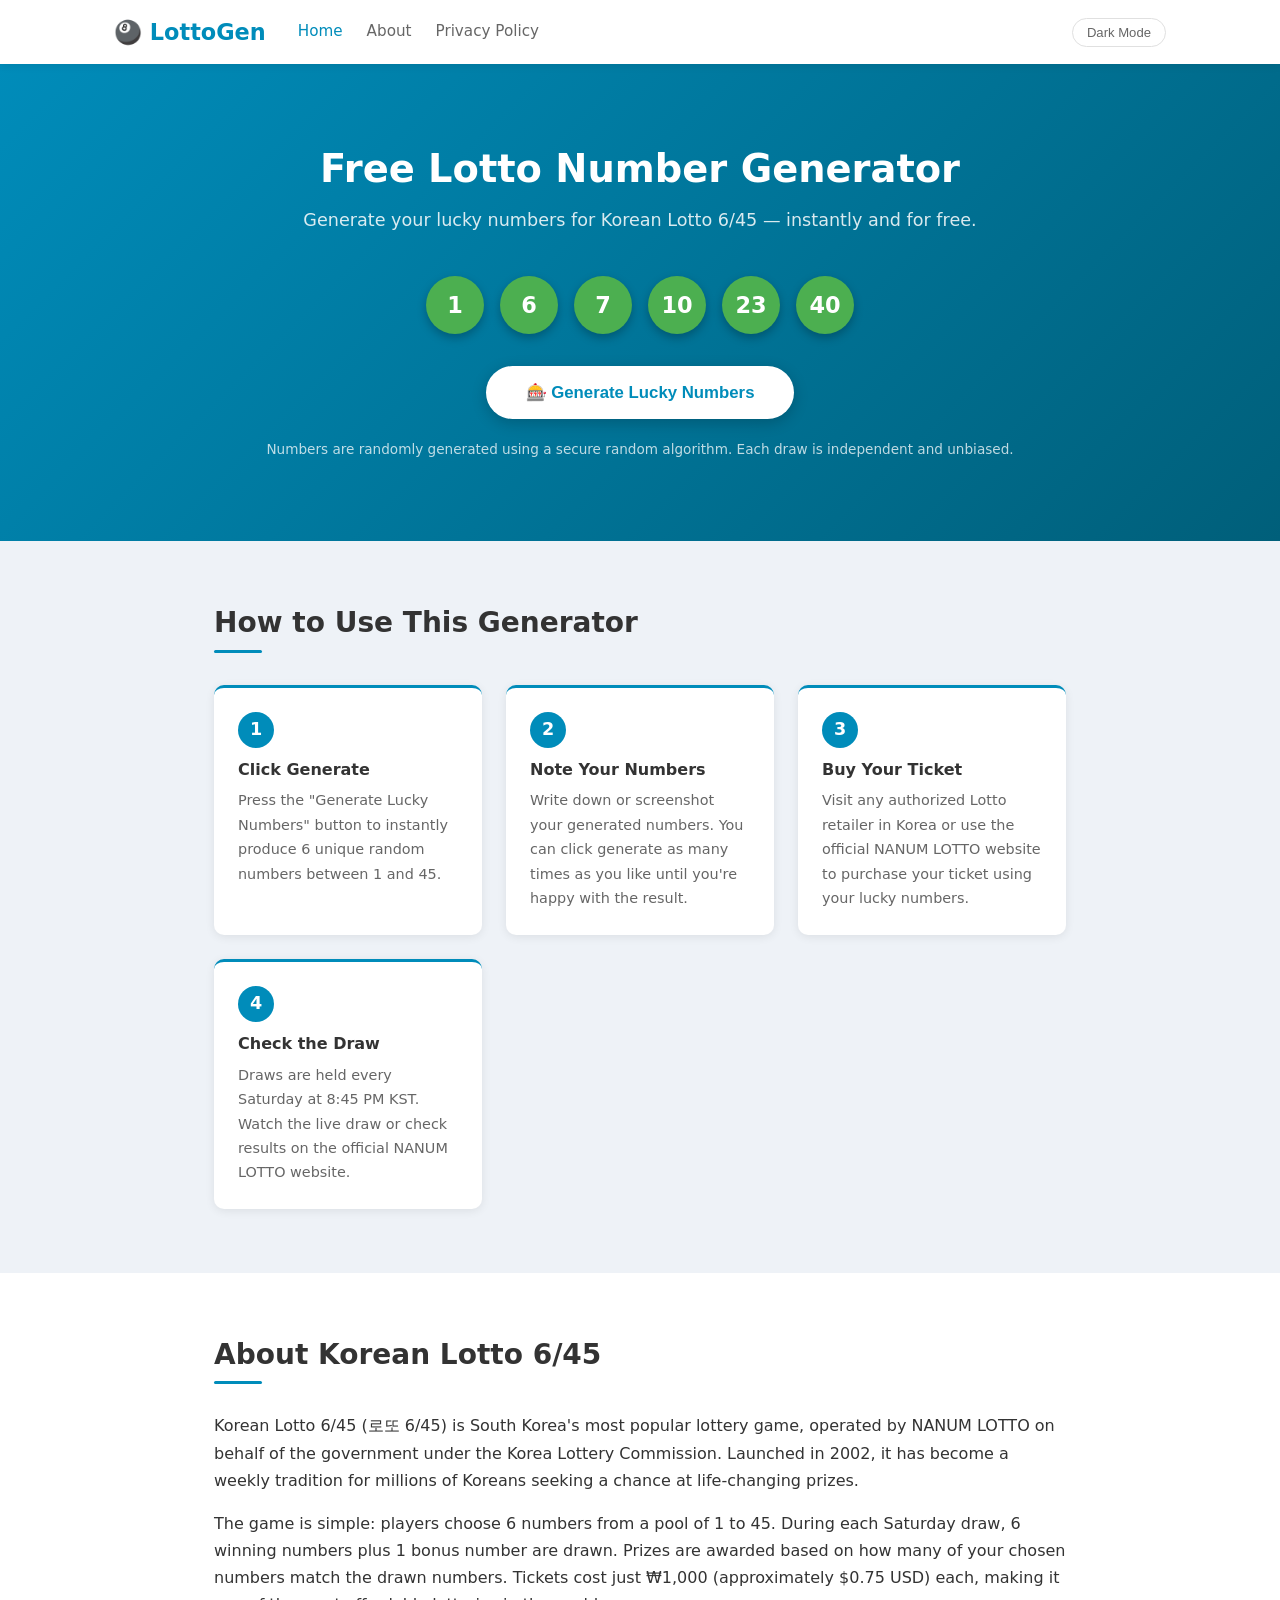
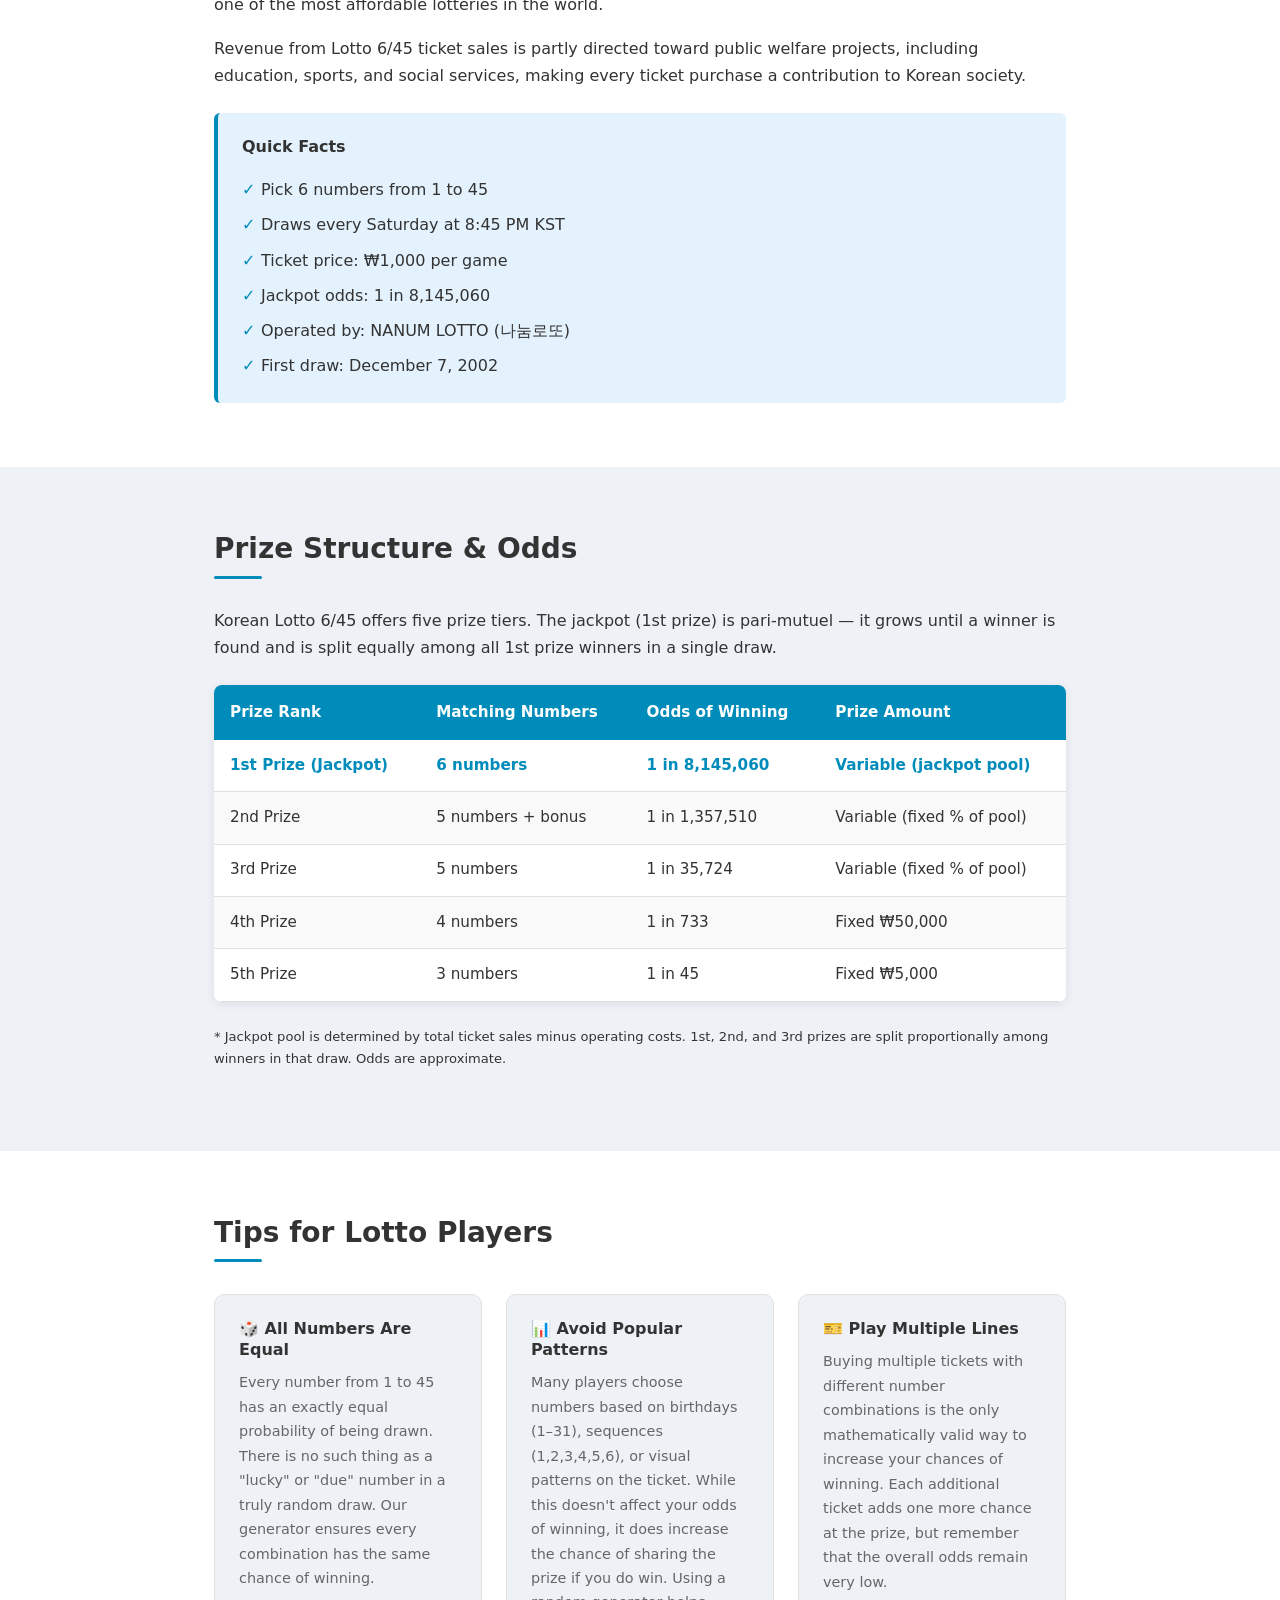
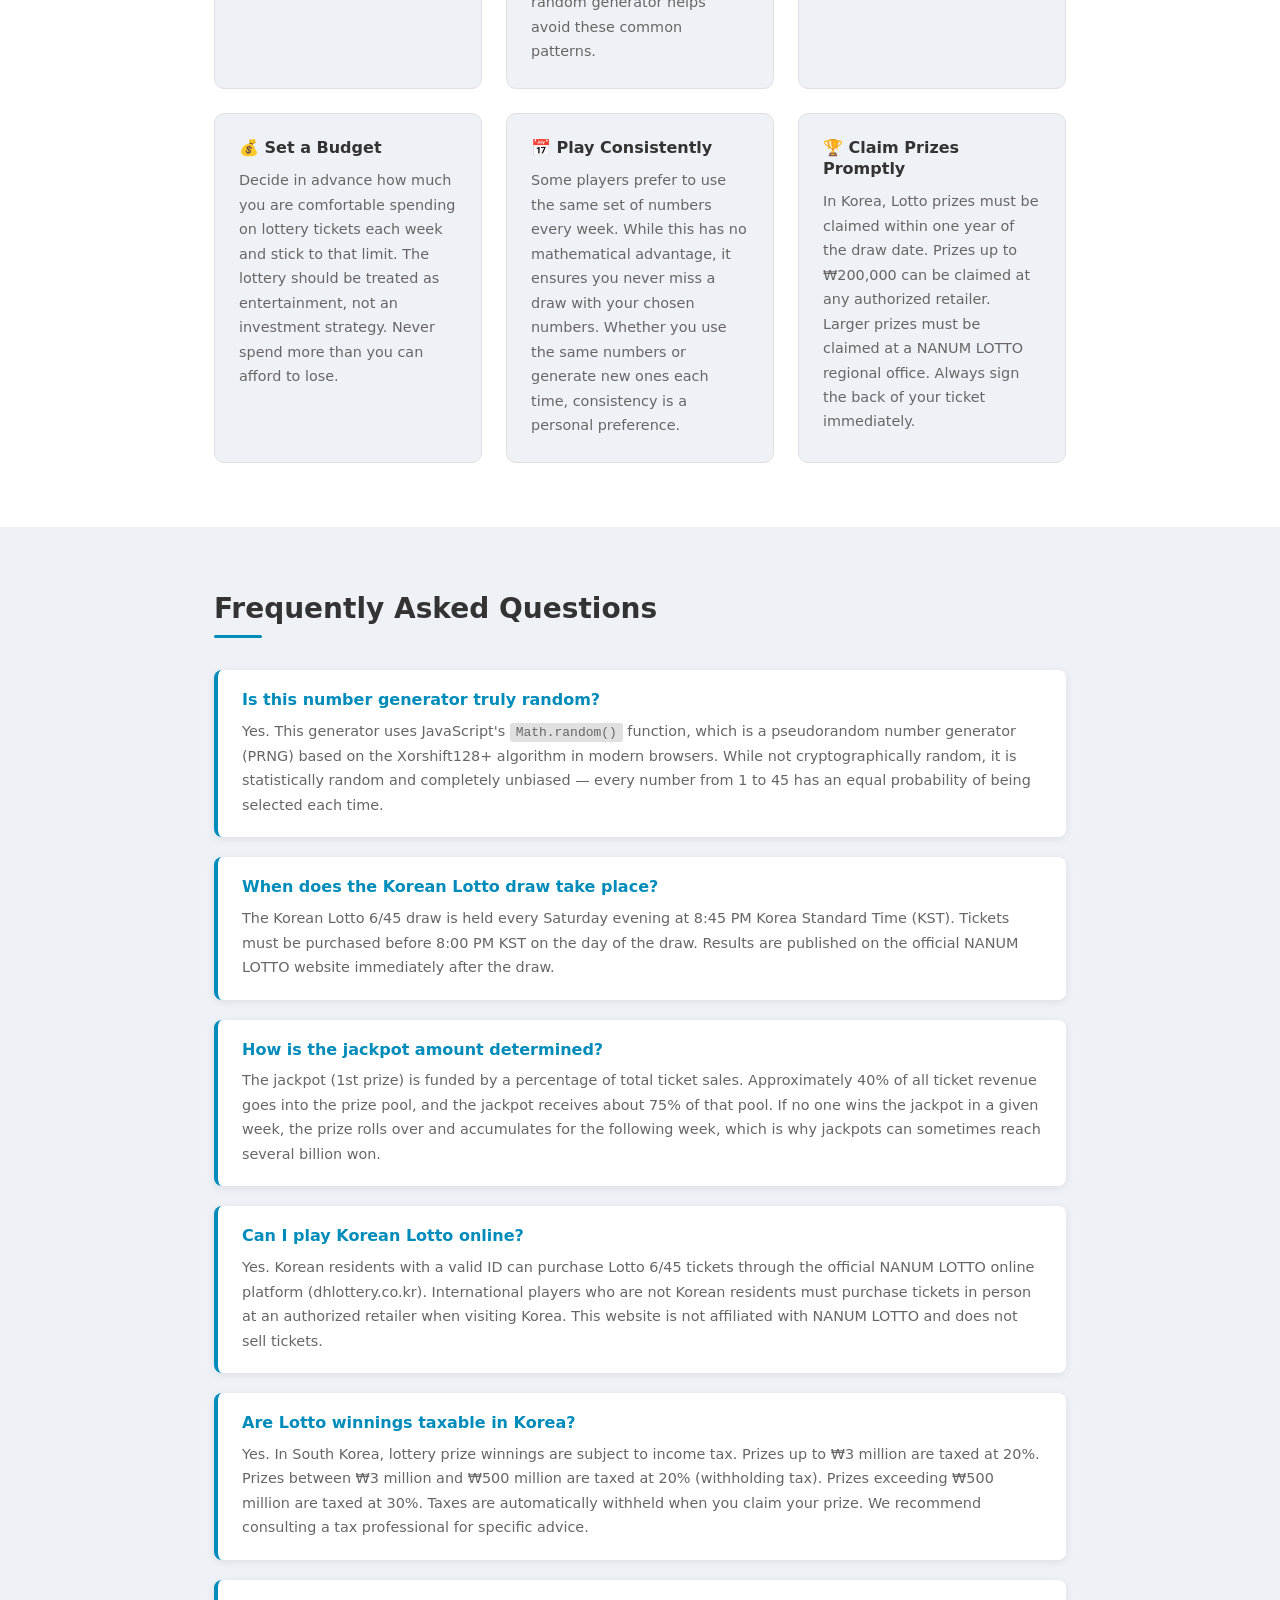
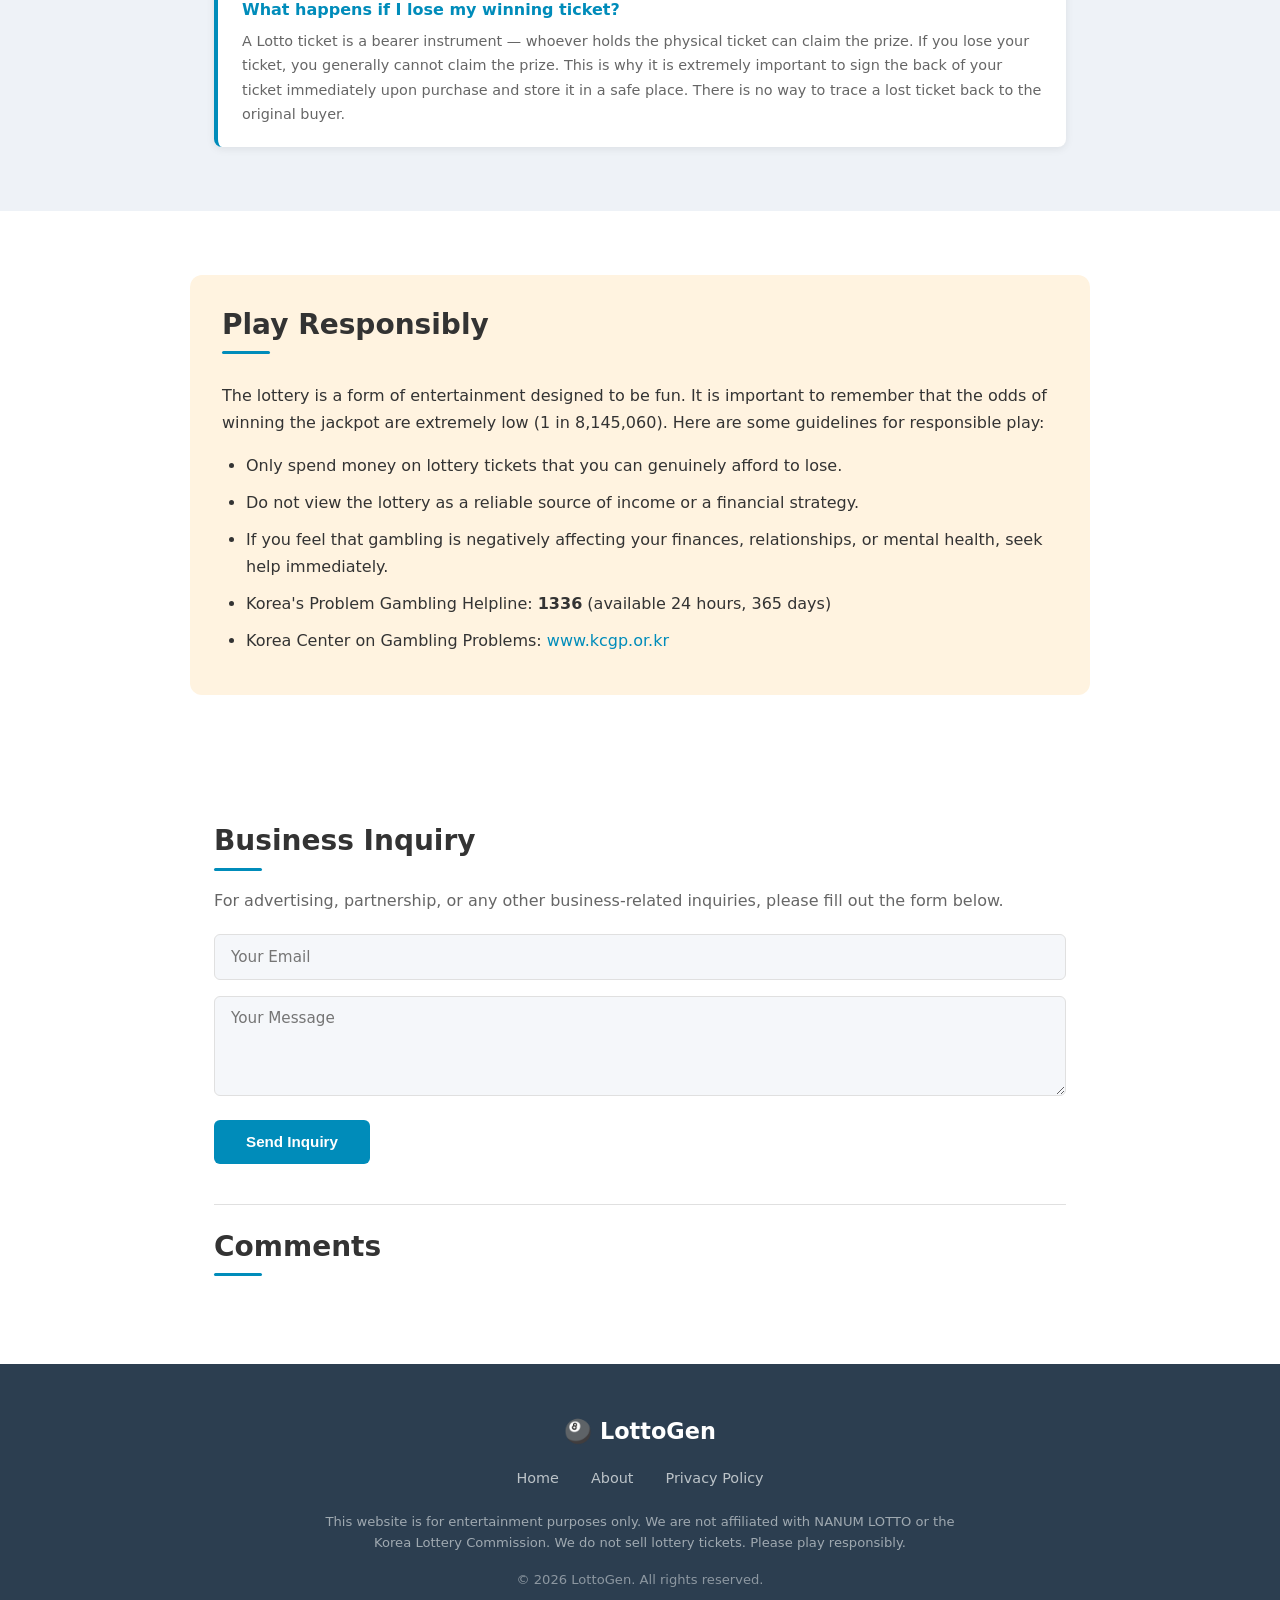
<file: index.html>
<!DOCTYPE html>
<html lang="en">
<head>
    <meta charset="UTF-8">
    <meta name="google-adsense-account" content="ca-pub-9392475220565251">
    <script async src="https://pagead2.googlesyndication.com/pagead/js/adsbygoogle.js?client=ca-pub-9392475220565251"
     crossorigin="anonymous"></script>
    <meta name="viewport" content="width=device-width, initial-scale=1.0">
    <meta name="description" content="Free Korean Lotto 6/45 lucky number generator. Instantly generate random lotto numbers, learn about prize odds, and discover responsible play tips.">
    <meta name="keywords" content="lotto number generator, korean lotto 6/45, lucky numbers, lotto odds, lotto tips">
    <title>Lotto Number Generator | Korean Lotto 6/45 Lucky Numbers</title>
    <link rel="stylesheet" href="style.css">
</head>
<body>
    <header>
        <div class="header-inner">
            <div class="logo">🎱 LottoGen</div>
            <nav class="main-nav">
                <a href="index.html" class="active">Home</a>
                <a href="about.html">About</a>
                <a href="privacy-policy.html">Privacy Policy</a>
            </nav>
            <button id="theme-toggle" class="theme-toggle">Dark Mode</button>
        </div>
    </header>

    <main>
        <!-- Generator Section -->
        <section class="hero-section">
            <div class="container">
                <h1>Free Lotto Number Generator</h1>
                <p class="subtitle">Generate your lucky numbers for Korean Lotto 6/45 — instantly and for free.</p>
                <div class="lotto-numbers" id="lotto-numbers">
                    <!-- Numbers will be generated here -->
                </div>
                <button id="generate-btn">🎰 Generate Lucky Numbers</button>
                <p class="generator-note">Numbers are randomly generated using a secure random algorithm. Each draw is independent and unbiased.</p>
            </div>
        </section>

        <!-- How to Use -->
        <section class="content-section alt-bg">
            <div class="container">
                <h2>How to Use This Generator</h2>
                <div class="steps-grid">
                    <div class="step-card">
                        <div class="step-num">1</div>
                        <h3>Click Generate</h3>
                        <p>Press the "Generate Lucky Numbers" button to instantly produce 6 unique random numbers between 1 and 45.</p>
                    </div>
                    <div class="step-card">
                        <div class="step-num">2</div>
                        <h3>Note Your Numbers</h3>
                        <p>Write down or screenshot your generated numbers. You can click generate as many times as you like until you're happy with the result.</p>
                    </div>
                    <div class="step-card">
                        <div class="step-num">3</div>
                        <h3>Buy Your Ticket</h3>
                        <p>Visit any authorized Lotto retailer in Korea or use the official NANUM LOTTO website to purchase your ticket using your lucky numbers.</p>
                    </div>
                    <div class="step-card">
                        <div class="step-num">4</div>
                        <h3>Check the Draw</h3>
                        <p>Draws are held every Saturday at 8:45 PM KST. Watch the live draw or check results on the official NANUM LOTTO website.</p>
                    </div>
                </div>
            </div>
        </section>

        <!-- About Lotto 6/45 -->
        <section class="content-section">
            <div class="container">
                <h2>About Korean Lotto 6/45</h2>
                <p>Korean Lotto 6/45 (로또 6/45) is South Korea's most popular lottery game, operated by NANUM LOTTO on behalf of the government under the Korea Lottery Commission. Launched in 2002, it has become a weekly tradition for millions of Koreans seeking a chance at life-changing prizes.</p>
                <p>The game is simple: players choose 6 numbers from a pool of 1 to 45. During each Saturday draw, 6 winning numbers plus 1 bonus number are drawn. Prizes are awarded based on how many of your chosen numbers match the drawn numbers. Tickets cost just ₩1,000 (approximately $0.75 USD) each, making it one of the most affordable lotteries in the world.</p>
                <p>Revenue from Lotto 6/45 ticket sales is partly directed toward public welfare projects, including education, sports, and social services, making every ticket purchase a contribution to Korean society.</p>
                <div class="info-box">
                    <strong>Quick Facts</strong>
                    <ul>
                        <li>Pick 6 numbers from 1 to 45</li>
                        <li>Draws every Saturday at 8:45 PM KST</li>
                        <li>Ticket price: ₩1,000 per game</li>
                        <li>Jackpot odds: 1 in 8,145,060</li>
                        <li>Operated by: NANUM LOTTO (나눔로또)</li>
                        <li>First draw: December 7, 2002</li>
                    </ul>
                </div>
            </div>
        </section>

        <!-- Prize Structure -->
        <section class="content-section alt-bg">
            <div class="container">
                <h2>Prize Structure & Odds</h2>
                <p>Korean Lotto 6/45 offers five prize tiers. The jackpot (1st prize) is pari-mutuel — it grows until a winner is found and is split equally among all 1st prize winners in a single draw.</p>
                <div class="table-wrapper">
                    <table class="prize-table">
                        <thead>
                            <tr>
                                <th>Prize Rank</th>
                                <th>Matching Numbers</th>
                                <th>Odds of Winning</th>
                                <th>Prize Amount</th>
                            </tr>
                        </thead>
                        <tbody>
                            <tr class="highlight-row">
                                <td>1st Prize (Jackpot)</td>
                                <td>6 numbers</td>
                                <td>1 in 8,145,060</td>
                                <td>Variable (jackpot pool)</td>
                            </tr>
                            <tr>
                                <td>2nd Prize</td>
                                <td>5 numbers + bonus</td>
                                <td>1 in 1,357,510</td>
                                <td>Variable (fixed % of pool)</td>
                            </tr>
                            <tr>
                                <td>3rd Prize</td>
                                <td>5 numbers</td>
                                <td>1 in 35,724</td>
                                <td>Variable (fixed % of pool)</td>
                            </tr>
                            <tr>
                                <td>4th Prize</td>
                                <td>4 numbers</td>
                                <td>1 in 733</td>
                                <td>Fixed ₩50,000</td>
                            </tr>
                            <tr>
                                <td>5th Prize</td>
                                <td>3 numbers</td>
                                <td>1 in 45</td>
                                <td>Fixed ₩5,000</td>
                            </tr>
                        </tbody>
                    </table>
                </div>
                <p class="table-note">* Jackpot pool is determined by total ticket sales minus operating costs. 1st, 2nd, and 3rd prizes are split proportionally among winners in that draw. Odds are approximate.</p>
            </div>
        </section>

        <!-- Tips Section -->
        <section class="content-section">
            <div class="container">
                <h2>Tips for Lotto Players</h2>
                <div class="tips-grid">
                    <div class="tip-card">
                        <h3>🎲 All Numbers Are Equal</h3>
                        <p>Every number from 1 to 45 has an exactly equal probability of being drawn. There is no such thing as a "lucky" or "due" number in a truly random draw. Our generator ensures every combination has the same chance of winning.</p>
                    </div>
                    <div class="tip-card">
                        <h3>📊 Avoid Popular Patterns</h3>
                        <p>Many players choose numbers based on birthdays (1–31), sequences (1,2,3,4,5,6), or visual patterns on the ticket. While this doesn't affect your odds of winning, it does increase the chance of sharing the prize if you do win. Using a random generator helps avoid these common patterns.</p>
                    </div>
                    <div class="tip-card">
                        <h3>🎫 Play Multiple Lines</h3>
                        <p>Buying multiple tickets with different number combinations is the only mathematically valid way to increase your chances of winning. Each additional ticket adds one more chance at the prize, but remember that the overall odds remain very low.</p>
                    </div>
                    <div class="tip-card">
                        <h3>💰 Set a Budget</h3>
                        <p>Decide in advance how much you are comfortable spending on lottery tickets each week and stick to that limit. The lottery should be treated as entertainment, not an investment strategy. Never spend more than you can afford to lose.</p>
                    </div>
                    <div class="tip-card">
                        <h3>📅 Play Consistently</h3>
                        <p>Some players prefer to use the same set of numbers every week. While this has no mathematical advantage, it ensures you never miss a draw with your chosen numbers. Whether you use the same numbers or generate new ones each time, consistency is a personal preference.</p>
                    </div>
                    <div class="tip-card">
                        <h3>🏆 Claim Prizes Promptly</h3>
                        <p>In Korea, Lotto prizes must be claimed within one year of the draw date. Prizes up to ₩200,000 can be claimed at any authorized retailer. Larger prizes must be claimed at a NANUM LOTTO regional office. Always sign the back of your ticket immediately.</p>
                    </div>
                </div>
            </div>
        </section>

        <!-- FAQ -->
        <section class="content-section alt-bg">
            <div class="container">
                <h2>Frequently Asked Questions</h2>
                <div class="faq-list">
                    <div class="faq-item">
                        <h3>Is this number generator truly random?</h3>
                        <p>Yes. This generator uses JavaScript's <code>Math.random()</code> function, which is a pseudorandom number generator (PRNG) based on the Xorshift128+ algorithm in modern browsers. While not cryptographically random, it is statistically random and completely unbiased — every number from 1 to 45 has an equal probability of being selected each time.</p>
                    </div>
                    <div class="faq-item">
                        <h3>When does the Korean Lotto draw take place?</h3>
                        <p>The Korean Lotto 6/45 draw is held every Saturday evening at 8:45 PM Korea Standard Time (KST). Tickets must be purchased before 8:00 PM KST on the day of the draw. Results are published on the official NANUM LOTTO website immediately after the draw.</p>
                    </div>
                    <div class="faq-item">
                        <h3>How is the jackpot amount determined?</h3>
                        <p>The jackpot (1st prize) is funded by a percentage of total ticket sales. Approximately 40% of all ticket revenue goes into the prize pool, and the jackpot receives about 75% of that pool. If no one wins the jackpot in a given week, the prize rolls over and accumulates for the following week, which is why jackpots can sometimes reach several billion won.</p>
                    </div>
                    <div class="faq-item">
                        <h3>Can I play Korean Lotto online?</h3>
                        <p>Yes. Korean residents with a valid ID can purchase Lotto 6/45 tickets through the official NANUM LOTTO online platform (dhlottery.co.kr). International players who are not Korean residents must purchase tickets in person at an authorized retailer when visiting Korea. This website is not affiliated with NANUM LOTTO and does not sell tickets.</p>
                    </div>
                    <div class="faq-item">
                        <h3>Are Lotto winnings taxable in Korea?</h3>
                        <p>Yes. In South Korea, lottery prize winnings are subject to income tax. Prizes up to ₩3 million are taxed at 20%. Prizes between ₩3 million and ₩500 million are taxed at 20% (withholding tax). Prizes exceeding ₩500 million are taxed at 30%. Taxes are automatically withheld when you claim your prize. We recommend consulting a tax professional for specific advice.</p>
                    </div>
                    <div class="faq-item">
                        <h3>What happens if I lose my winning ticket?</h3>
                        <p>A Lotto ticket is a bearer instrument — whoever holds the physical ticket can claim the prize. If you lose your ticket, you generally cannot claim the prize. This is why it is extremely important to sign the back of your ticket immediately upon purchase and store it in a safe place. There is no way to trace a lost ticket back to the original buyer.</p>
                    </div>
                </div>
            </div>
        </section>

        <!-- Responsible Gambling -->
        <section class="content-section responsible-section">
            <div class="container">
                <h2>Play Responsibly</h2>
                <p>The lottery is a form of entertainment designed to be fun. It is important to remember that the odds of winning the jackpot are extremely low (1 in 8,145,060). Here are some guidelines for responsible play:</p>
                <ul class="responsible-list">
                    <li>Only spend money on lottery tickets that you can genuinely afford to lose.</li>
                    <li>Do not view the lottery as a reliable source of income or a financial strategy.</li>
                    <li>If you feel that gambling is negatively affecting your finances, relationships, or mental health, seek help immediately.</li>
                    <li>Korea's Problem Gambling Helpline: <strong>1336</strong> (available 24 hours, 365 days)</li>
                    <li>Korea Center on Gambling Problems: <a href="https://www.kcgp.or.kr" target="_blank" rel="noopener noreferrer">www.kcgp.or.kr</a></li>
                </ul>
            </div>
        </section>

        <!-- Business Inquiry & Comments -->
        <section class="content-section">
            <div class="container">
                <div class="inquiry-section">
                    <h2>Business Inquiry</h2>
                    <p>For advertising, partnership, or any other business-related inquiries, please fill out the form below.</p>
                    <form action="https://formspree.io/f/xeergjdj" method="POST" id="inquiry-form">
                        <div class="form-group">
                            <input type="email" name="email" placeholder="Your Email" required>
                        </div>
                        <div class="form-group">
                            <textarea name="message" placeholder="Your Message" required></textarea>
                        </div>
                        <button type="submit" class="submit-btn">Send Inquiry</button>
                    </form>
                </div>
                <div class="disqus-section">
                    <hr>
                    <h2>Comments</h2>
                    <div id="disqus_thread"></div>
                    <script>
                        (function() {
                        var d = document, s = d.createElement('script');
                        s.src = 'https://kiso2.disqus.com/embed.js';
                        s.setAttribute('data-timestamp', +new Date());
                        (d.head || d.body).appendChild(s);
                        })();
                    </script>
                    <noscript>Please enable JavaScript to view the <a href="https://disqus.com/?ref_noscript">comments powered by Disqus.</a></noscript>
                </div>
            </div>
        </section>
    </main>

    <footer>
        <div class="footer-inner">
            <div class="footer-logo">🎱 LottoGen</div>
            <nav class="footer-nav">
                <a href="index.html">Home</a>
                <a href="about.html">About</a>
                <a href="privacy-policy.html">Privacy Policy</a>
            </nav>
            <p class="footer-disclaimer">This website is for entertainment purposes only. We are not affiliated with NANUM LOTTO or the Korea Lottery Commission. We do not sell lottery tickets. Please play responsibly.</p>
            <p class="footer-copy">© 2026 LottoGen. All rights reserved.</p>
        </div>
    </footer>

    <script src="main.js"></script>
</body>
</html>
</file>
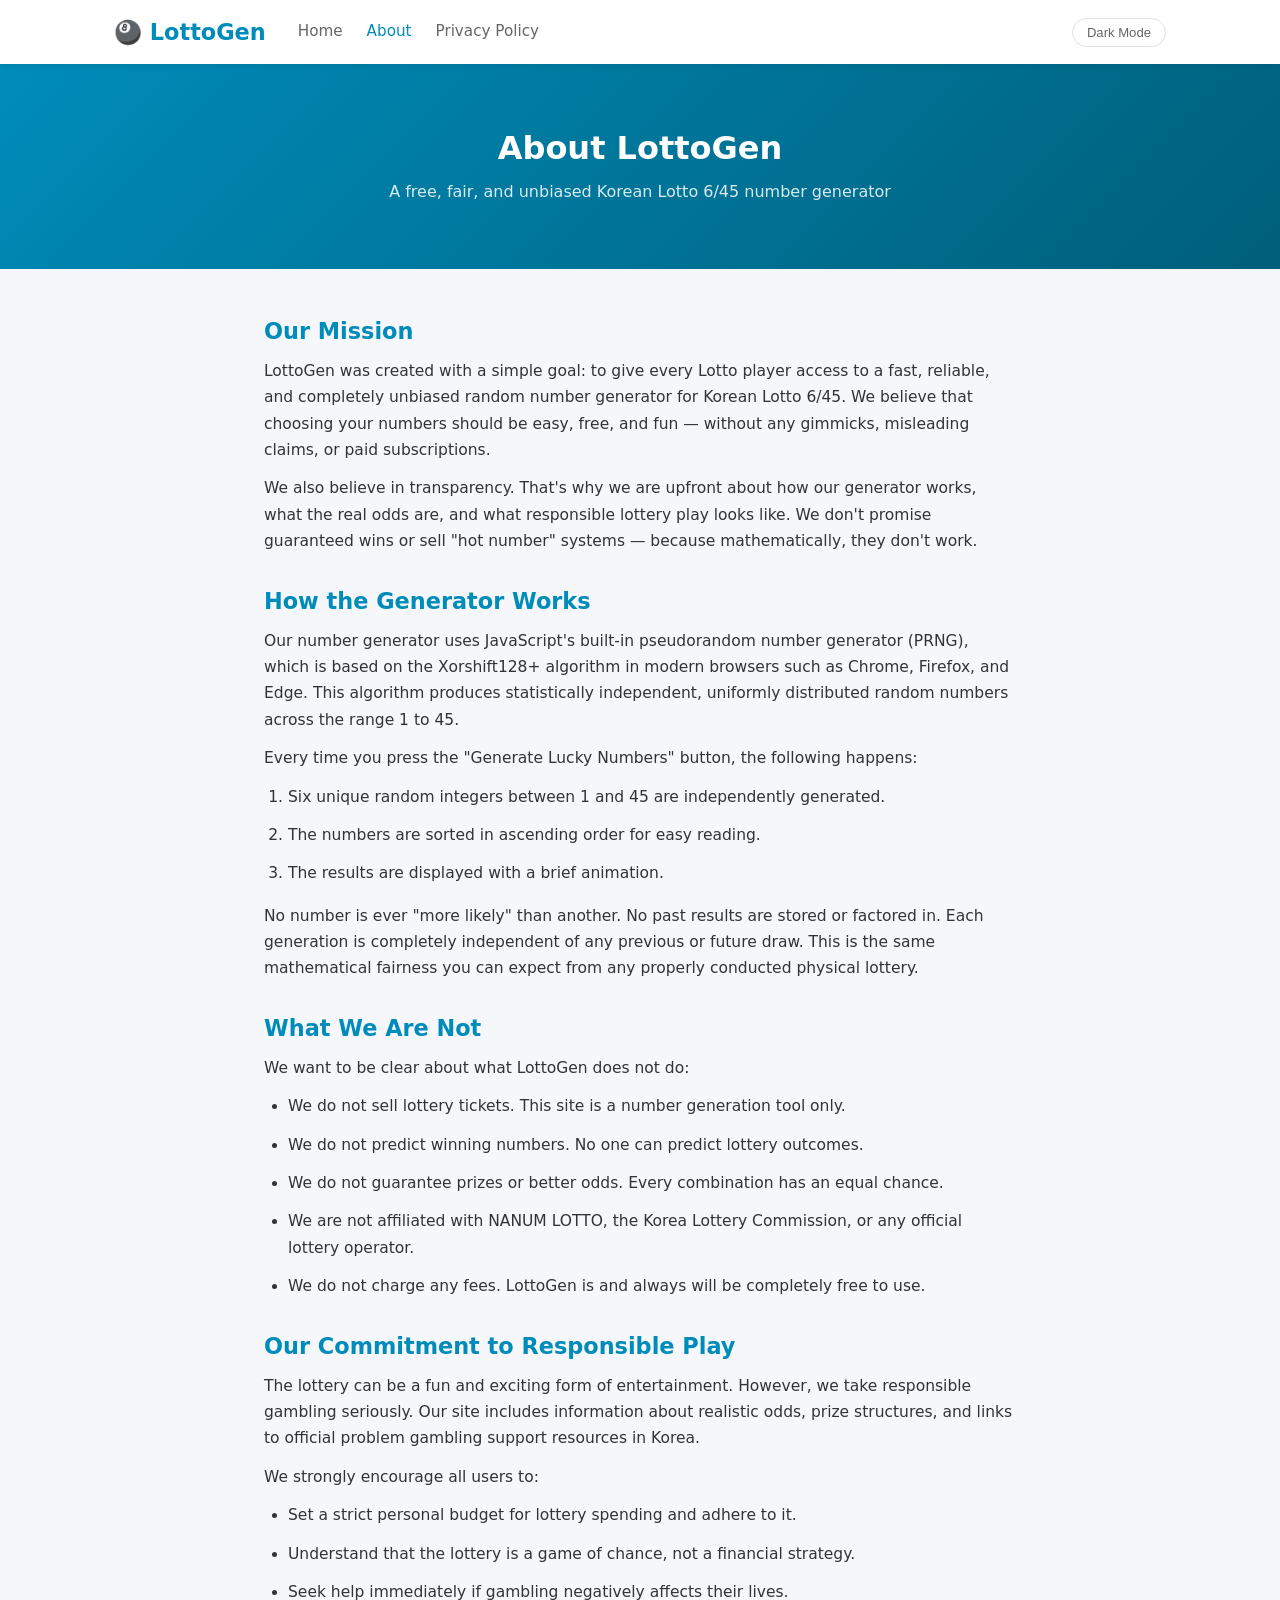
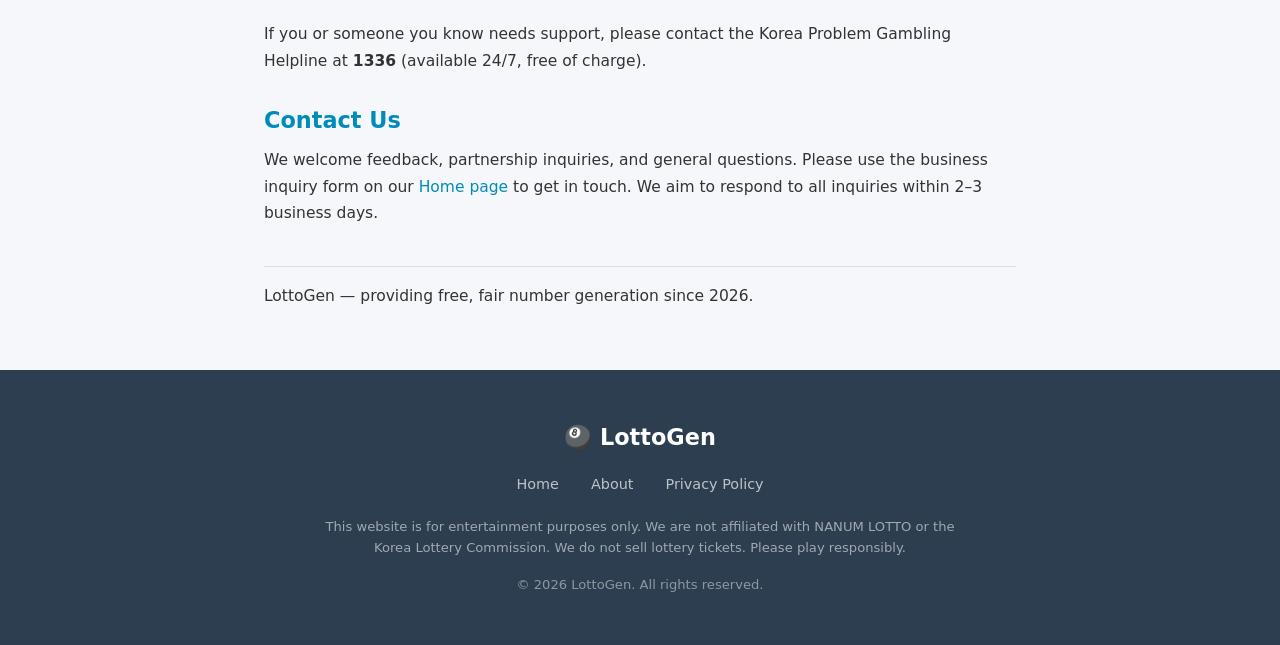
<file: about.html>
<!DOCTYPE html>
<html lang="en">
<head>
    <meta charset="UTF-8">
    <meta name="google-adsense-account" content="ca-pub-9392475220565251">
    <script async src="https://pagead2.googlesyndication.com/pagead/js/adsbygoogle.js?client=ca-pub-9392475220565251"
     crossorigin="anonymous"></script>
    <meta name="viewport" content="width=device-width, initial-scale=1.0">
    <meta name="description" content="About LottoGen - a free, unbiased Korean Lotto 6/45 number generator. Learn about our mission, how the generator works, and our commitment to responsible play.">
    <title>About Us | LottoGen</title>
    <link rel="stylesheet" href="style.css">
</head>
<body>
    <header>
        <div class="header-inner">
            <div class="logo">🎱 LottoGen</div>
            <nav class="main-nav">
                <a href="index.html">Home</a>
                <a href="about.html" class="active">About</a>
                <a href="privacy-policy.html">Privacy Policy</a>
            </nav>
            <button id="theme-toggle" class="theme-toggle">Dark Mode</button>
        </div>
    </header>

    <main>
        <div class="page-hero">
            <h1>About LottoGen</h1>
            <p>A free, fair, and unbiased Korean Lotto 6/45 number generator</p>
        </div>

        <div class="page-content">
            <h2>Our Mission</h2>
            <p>LottoGen was created with a simple goal: to give every Lotto player access to a fast, reliable, and completely unbiased random number generator for Korean Lotto 6/45. We believe that choosing your numbers should be easy, free, and fun — without any gimmicks, misleading claims, or paid subscriptions.</p>
            <p>We also believe in transparency. That's why we are upfront about how our generator works, what the real odds are, and what responsible lottery play looks like. We don't promise guaranteed wins or sell "hot number" systems — because mathematically, they don't work.</p>

            <h2>How the Generator Works</h2>
            <p>Our number generator uses JavaScript's built-in pseudorandom number generator (PRNG), which is based on the Xorshift128+ algorithm in modern browsers such as Chrome, Firefox, and Edge. This algorithm produces statistically independent, uniformly distributed random numbers across the range 1 to 45.</p>
            <p>Every time you press the "Generate Lucky Numbers" button, the following happens:</p>
            <ol>
                <li>Six unique random integers between 1 and 45 are independently generated.</li>
                <li>The numbers are sorted in ascending order for easy reading.</li>
                <li>The results are displayed with a brief animation.</li>
            </ol>
            <p>No number is ever "more likely" than another. No past results are stored or factored in. Each generation is completely independent of any previous or future draw. This is the same mathematical fairness you can expect from any properly conducted physical lottery.</p>

            <h2>What We Are Not</h2>
            <p>We want to be clear about what LottoGen does not do:</p>
            <ul>
                <li>We do not sell lottery tickets. This site is a number generation tool only.</li>
                <li>We do not predict winning numbers. No one can predict lottery outcomes.</li>
                <li>We do not guarantee prizes or better odds. Every combination has an equal chance.</li>
                <li>We are not affiliated with NANUM LOTTO, the Korea Lottery Commission, or any official lottery operator.</li>
                <li>We do not charge any fees. LottoGen is and always will be completely free to use.</li>
            </ul>

            <h2>Our Commitment to Responsible Play</h2>
            <p>The lottery can be a fun and exciting form of entertainment. However, we take responsible gambling seriously. Our site includes information about realistic odds, prize structures, and links to official problem gambling support resources in Korea.</p>
            <p>We strongly encourage all users to:</p>
            <ul>
                <li>Set a strict personal budget for lottery spending and adhere to it.</li>
                <li>Understand that the lottery is a game of chance, not a financial strategy.</li>
                <li>Seek help immediately if gambling negatively affects their lives.</li>
            </ul>
            <p>If you or someone you know needs support, please contact the Korea Problem Gambling Helpline at <strong>1336</strong> (available 24/7, free of charge).</p>

            <h2>Contact Us</h2>
            <p>We welcome feedback, partnership inquiries, and general questions. Please use the business inquiry form on our <a href="index.html">Home page</a> to get in touch. We aim to respond to all inquiries within 2–3 business days.</p>

            <p class="last-updated">LottoGen — providing free, fair number generation since 2026.</p>
        </div>
    </main>

    <footer>
        <div class="footer-inner">
            <div class="footer-logo">🎱 LottoGen</div>
            <nav class="footer-nav">
                <a href="index.html">Home</a>
                <a href="about.html">About</a>
                <a href="privacy-policy.html">Privacy Policy</a>
            </nav>
            <p class="footer-disclaimer">This website is for entertainment purposes only. We are not affiliated with NANUM LOTTO or the Korea Lottery Commission. We do not sell lottery tickets. Please play responsibly.</p>
            <p class="footer-copy">© 2026 LottoGen. All rights reserved.</p>
        </div>
    </footer>

    <script src="main.js"></script>
</body>
</html>
</file>
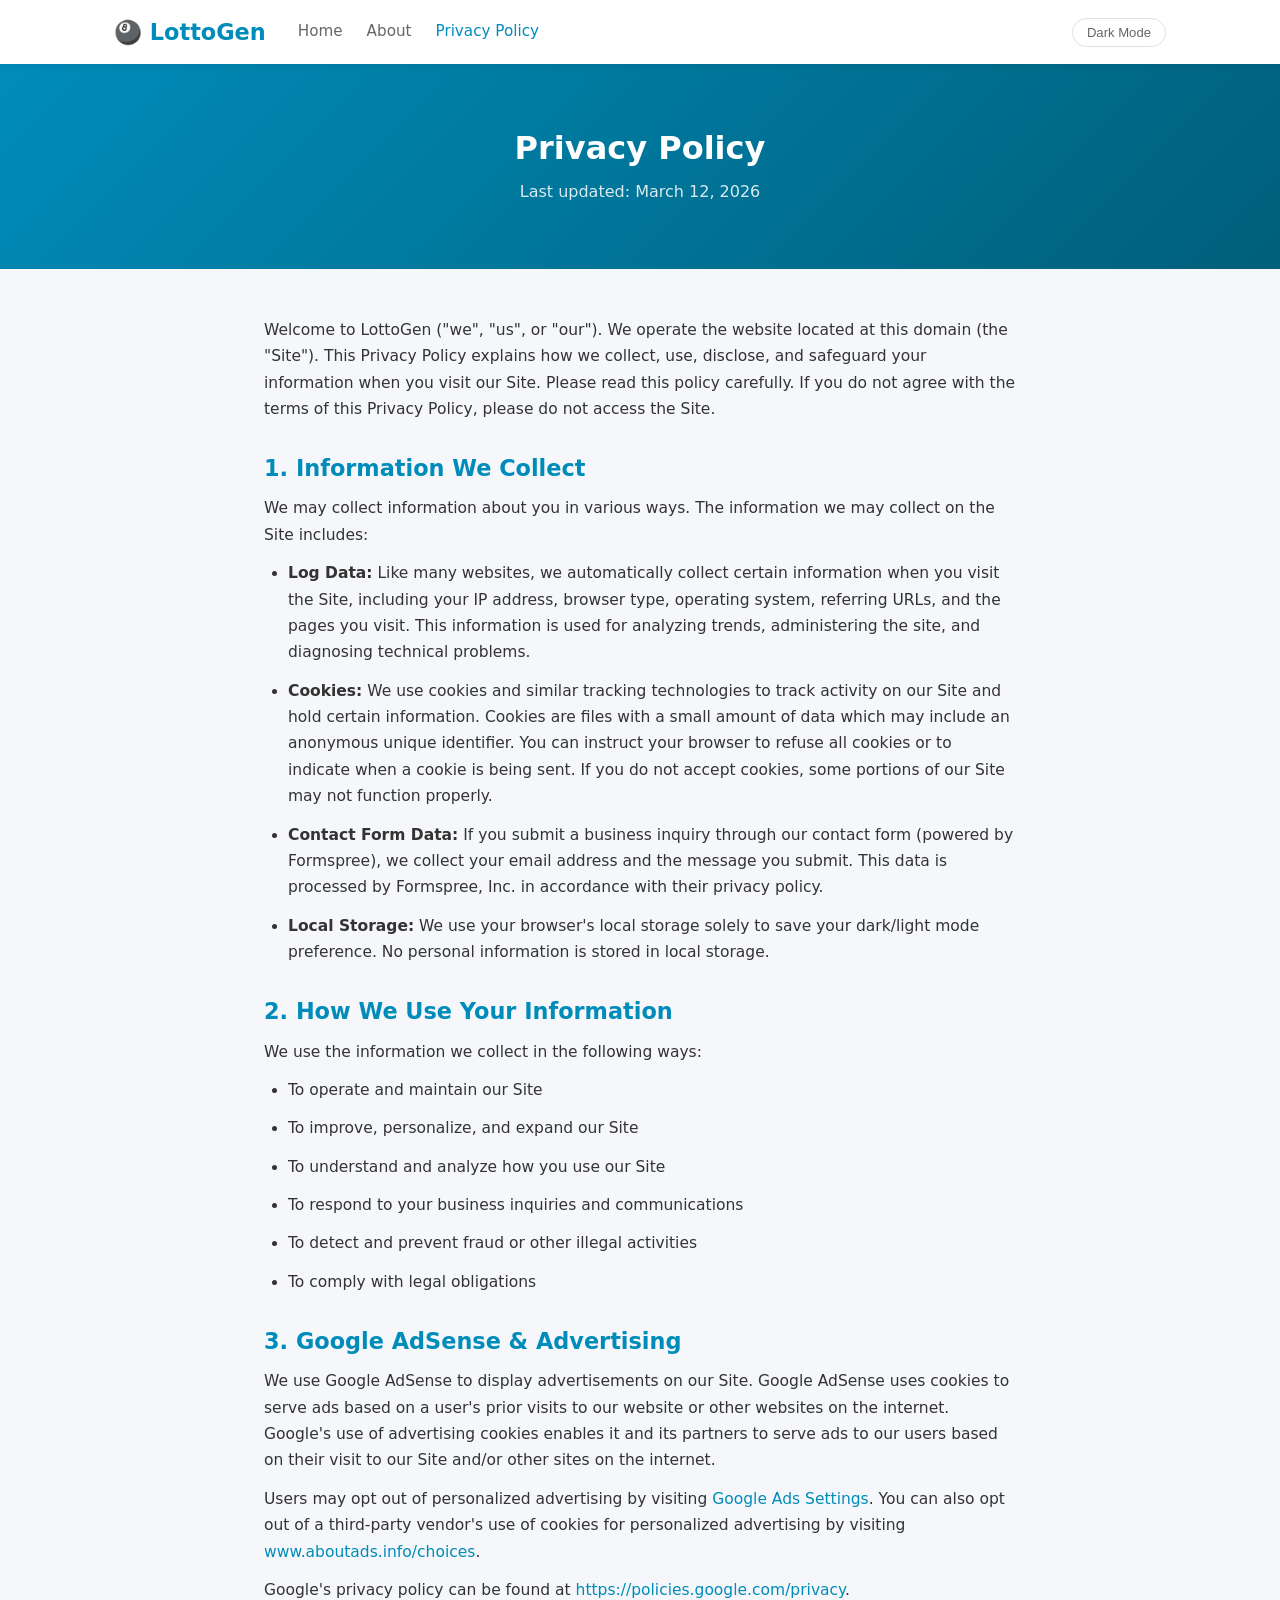
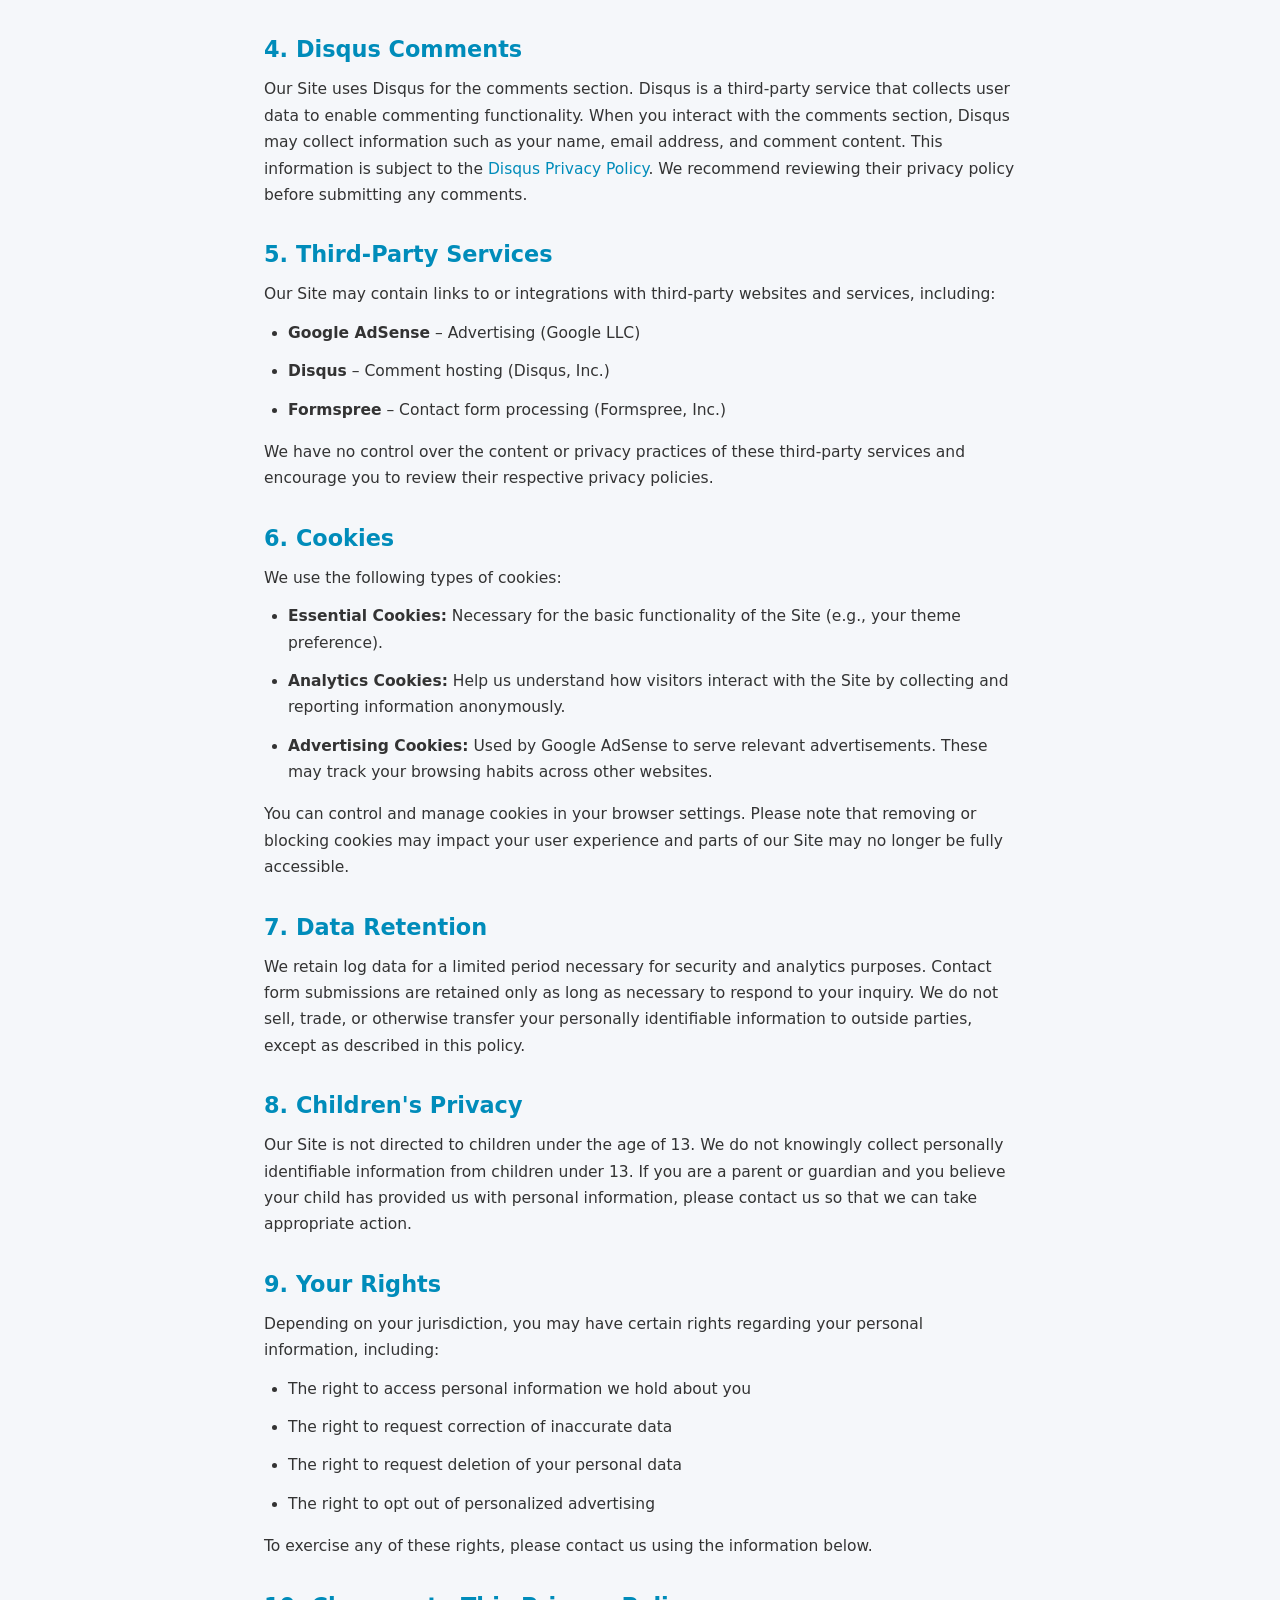
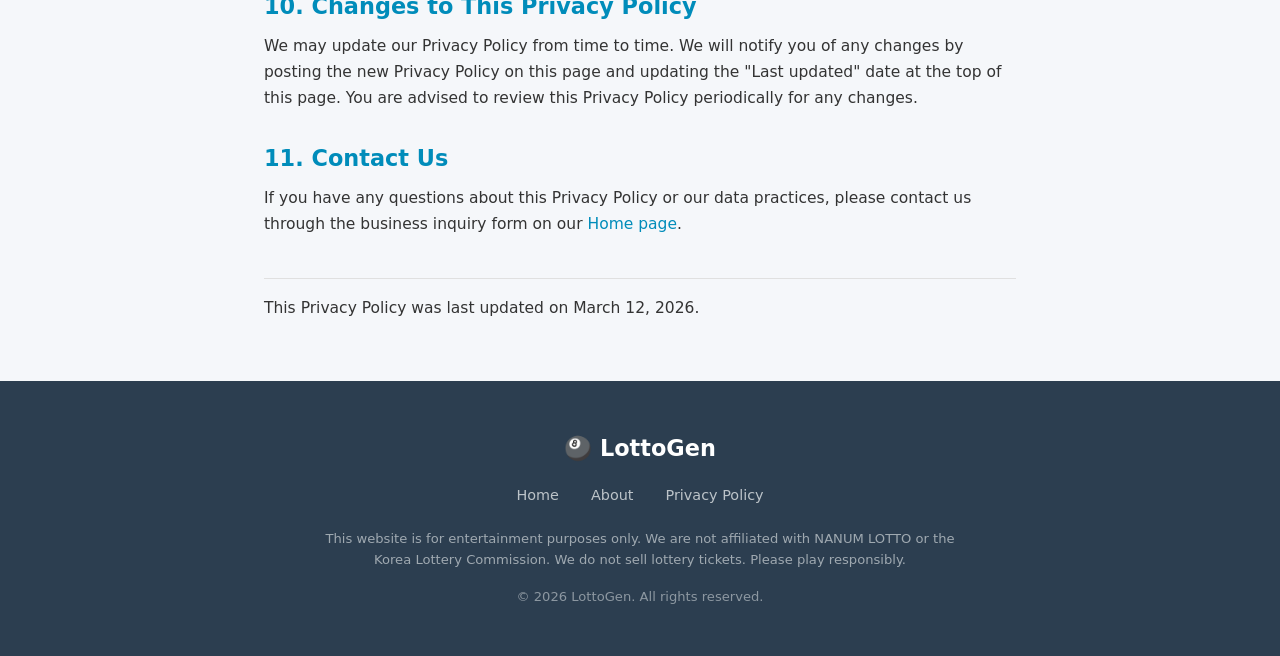
<file: privacy-policy.html>
<!DOCTYPE html>
<html lang="en">
<head>
    <meta charset="UTF-8">
    <meta name="google-adsense-account" content="ca-pub-9392475220565251">
    <script async src="https://pagead2.googlesyndication.com/pagead/js/adsbygoogle.js?client=ca-pub-9392475220565251"
     crossorigin="anonymous"></script>
    <meta name="viewport" content="width=device-width, initial-scale=1.0">
    <meta name="description" content="Privacy Policy for LottoGen - Korean Lotto 6/45 Number Generator. Learn how we collect, use, and protect your information.">
    <title>Privacy Policy | LottoGen</title>
    <link rel="stylesheet" href="style.css">
</head>
<body>
    <header>
        <div class="header-inner">
            <div class="logo">🎱 LottoGen</div>
            <nav class="main-nav">
                <a href="index.html">Home</a>
                <a href="about.html">About</a>
                <a href="privacy-policy.html" class="active">Privacy Policy</a>
            </nav>
            <button id="theme-toggle" class="theme-toggle">Dark Mode</button>
        </div>
    </header>

    <main>
        <div class="page-hero">
            <h1>Privacy Policy</h1>
            <p>Last updated: March 12, 2026</p>
        </div>

        <div class="page-content">
            <p>Welcome to LottoGen ("we", "us", or "our"). We operate the website located at this domain (the "Site"). This Privacy Policy explains how we collect, use, disclose, and safeguard your information when you visit our Site. Please read this policy carefully. If you do not agree with the terms of this Privacy Policy, please do not access the Site.</p>

            <h2>1. Information We Collect</h2>
            <p>We may collect information about you in various ways. The information we may collect on the Site includes:</p>
            <ul>
                <li><strong>Log Data:</strong> Like many websites, we automatically collect certain information when you visit the Site, including your IP address, browser type, operating system, referring URLs, and the pages you visit. This information is used for analyzing trends, administering the site, and diagnosing technical problems.</li>
                <li><strong>Cookies:</strong> We use cookies and similar tracking technologies to track activity on our Site and hold certain information. Cookies are files with a small amount of data which may include an anonymous unique identifier. You can instruct your browser to refuse all cookies or to indicate when a cookie is being sent. If you do not accept cookies, some portions of our Site may not function properly.</li>
                <li><strong>Contact Form Data:</strong> If you submit a business inquiry through our contact form (powered by Formspree), we collect your email address and the message you submit. This data is processed by Formspree, Inc. in accordance with their privacy policy.</li>
                <li><strong>Local Storage:</strong> We use your browser's local storage solely to save your dark/light mode preference. No personal information is stored in local storage.</li>
            </ul>

            <h2>2. How We Use Your Information</h2>
            <p>We use the information we collect in the following ways:</p>
            <ul>
                <li>To operate and maintain our Site</li>
                <li>To improve, personalize, and expand our Site</li>
                <li>To understand and analyze how you use our Site</li>
                <li>To respond to your business inquiries and communications</li>
                <li>To detect and prevent fraud or other illegal activities</li>
                <li>To comply with legal obligations</li>
            </ul>

            <h2>3. Google AdSense & Advertising</h2>
            <p>We use Google AdSense to display advertisements on our Site. Google AdSense uses cookies to serve ads based on a user's prior visits to our website or other websites on the internet. Google's use of advertising cookies enables it and its partners to serve ads to our users based on their visit to our Site and/or other sites on the internet.</p>
            <p>Users may opt out of personalized advertising by visiting <a href="https://www.google.com/settings/ads" target="_blank" rel="noopener noreferrer">Google Ads Settings</a>. You can also opt out of a third-party vendor's use of cookies for personalized advertising by visiting <a href="http://www.aboutads.info/choices/" target="_blank" rel="noopener noreferrer">www.aboutads.info/choices</a>.</p>
            <p>Google's privacy policy can be found at <a href="https://policies.google.com/privacy" target="_blank" rel="noopener noreferrer">https://policies.google.com/privacy</a>.</p>

            <h2>4. Disqus Comments</h2>
            <p>Our Site uses Disqus for the comments section. Disqus is a third-party service that collects user data to enable commenting functionality. When you interact with the comments section, Disqus may collect information such as your name, email address, and comment content. This information is subject to the <a href="https://help.disqus.com/en/articles/1717103-disqus-privacy-policy" target="_blank" rel="noopener noreferrer">Disqus Privacy Policy</a>. We recommend reviewing their privacy policy before submitting any comments.</p>

            <h2>5. Third-Party Services</h2>
            <p>Our Site may contain links to or integrations with third-party websites and services, including:</p>
            <ul>
                <li><strong>Google AdSense</strong> – Advertising (Google LLC)</li>
                <li><strong>Disqus</strong> – Comment hosting (Disqus, Inc.)</li>
                <li><strong>Formspree</strong> – Contact form processing (Formspree, Inc.)</li>
            </ul>
            <p>We have no control over the content or privacy practices of these third-party services and encourage you to review their respective privacy policies.</p>

            <h2>6. Cookies</h2>
            <p>We use the following types of cookies:</p>
            <ul>
                <li><strong>Essential Cookies:</strong> Necessary for the basic functionality of the Site (e.g., your theme preference).</li>
                <li><strong>Analytics Cookies:</strong> Help us understand how visitors interact with the Site by collecting and reporting information anonymously.</li>
                <li><strong>Advertising Cookies:</strong> Used by Google AdSense to serve relevant advertisements. These may track your browsing habits across other websites.</li>
            </ul>
            <p>You can control and manage cookies in your browser settings. Please note that removing or blocking cookies may impact your user experience and parts of our Site may no longer be fully accessible.</p>

            <h2>7. Data Retention</h2>
            <p>We retain log data for a limited period necessary for security and analytics purposes. Contact form submissions are retained only as long as necessary to respond to your inquiry. We do not sell, trade, or otherwise transfer your personally identifiable information to outside parties, except as described in this policy.</p>

            <h2>8. Children's Privacy</h2>
            <p>Our Site is not directed to children under the age of 13. We do not knowingly collect personally identifiable information from children under 13. If you are a parent or guardian and you believe your child has provided us with personal information, please contact us so that we can take appropriate action.</p>

            <h2>9. Your Rights</h2>
            <p>Depending on your jurisdiction, you may have certain rights regarding your personal information, including:</p>
            <ul>
                <li>The right to access personal information we hold about you</li>
                <li>The right to request correction of inaccurate data</li>
                <li>The right to request deletion of your personal data</li>
                <li>The right to opt out of personalized advertising</li>
            </ul>
            <p>To exercise any of these rights, please contact us using the information below.</p>

            <h2>10. Changes to This Privacy Policy</h2>
            <p>We may update our Privacy Policy from time to time. We will notify you of any changes by posting the new Privacy Policy on this page and updating the "Last updated" date at the top of this page. You are advised to review this Privacy Policy periodically for any changes.</p>

            <h2>11. Contact Us</h2>
            <p>If you have any questions about this Privacy Policy or our data practices, please contact us through the business inquiry form on our <a href="index.html">Home page</a>.</p>

            <p class="last-updated">This Privacy Policy was last updated on March 12, 2026.</p>
        </div>
    </main>

    <footer>
        <div class="footer-inner">
            <div class="footer-logo">🎱 LottoGen</div>
            <nav class="footer-nav">
                <a href="index.html">Home</a>
                <a href="about.html">About</a>
                <a href="privacy-policy.html">Privacy Policy</a>
            </nav>
            <p class="footer-disclaimer">This website is for entertainment purposes only. We are not affiliated with NANUM LOTTO or the Korea Lottery Commission. We do not sell lottery tickets. Please play responsibly.</p>
            <p class="footer-copy">© 2026 LottoGen. All rights reserved.</p>
        </div>
    </footer>

    <script src="main.js"></script>
</body>
</html>
</file>
<file: style.css>
/* ===========================
   CSS Variables / Theme
   =========================== */
:root {
    --bg-color: #f5f7fa;
    --container-bg: #ffffff;
    --text-color: #333333;
    --text-muted: #666666;
    --lotto-number-bg: #4CAF50;
    --btn-bg: #008CBA;
    --btn-hover: #005f7a;
    --shadow-color: rgba(0, 0, 0, 0.08);
    --border-color: #e0e0e0;
    --accent-color: #008CBA;
    --alt-bg: #eef2f7;
    --header-bg: #ffffff;
    --footer-bg: #2c3e50;
    --footer-text: #ecf0f1;
    --highlight-bg: #e8f5e9;
    --info-box-bg: #e3f2fd;
    --responsible-bg: #fff3e0;
    --table-header-bg: #008CBA;
    --table-row-alt: #f9f9f9;
}

.dark-theme {
    --bg-color: #1a1a2e;
    --container-bg: #16213e;
    --text-color: #e0e0e0;
    --text-muted: #aaaaaa;
    --lotto-number-bg: #45a049;
    --btn-bg: #0077a8;
    --btn-hover: #005c7c;
    --shadow-color: rgba(0, 0, 0, 0.4);
    --border-color: #333355;
    --accent-color: #00aadd;
    --alt-bg: #0f3460;
    --header-bg: #0d1b2a;
    --footer-bg: #0d1b2a;
    --footer-text: #cccccc;
    --highlight-bg: #1b3a1b;
    --info-box-bg: #1a2a3a;
    --responsible-bg: #3a2a10;
    --table-header-bg: #005f7a;
    --table-row-alt: #1e2a3a;
}

/* ===========================
   Reset & Base
   =========================== */
*, *::before, *::after {
    box-sizing: border-box;
    margin: 0;
    padding: 0;
}

body {
    font-family: 'Segoe UI', system-ui, -apple-system, sans-serif;
    background-color: var(--bg-color);
    color: var(--text-color);
    line-height: 1.7;
    transition: background-color 0.3s, color 0.3s;
}

h1, h2, h3 {
    color: var(--text-color);
    line-height: 1.3;
}

a {
    color: var(--accent-color);
    text-decoration: none;
}

a:hover {
    text-decoration: underline;
}

code {
    background: var(--border-color);
    padding: 2px 6px;
    border-radius: 3px;
    font-family: monospace;
    font-size: 0.9em;
}

/* ===========================
   Header
   =========================== */
header {
    background-color: var(--header-bg);
    box-shadow: 0 2px 8px var(--shadow-color);
    position: sticky;
    top: 0;
    z-index: 100;
    transition: background-color 0.3s;
}

.header-inner {
    max-width: 1100px;
    margin: 0 auto;
    padding: 0 1.5rem;
    height: 64px;
    display: flex;
    align-items: center;
    gap: 2rem;
}

.logo {
    font-size: 1.4rem;
    font-weight: 700;
    color: var(--accent-color);
    white-space: nowrap;
    flex-shrink: 0;
}

.main-nav {
    display: flex;
    gap: 1.5rem;
    flex: 1;
}

.main-nav a {
    color: var(--text-muted);
    font-size: 0.95rem;
    font-weight: 500;
    transition: color 0.2s;
    text-decoration: none;
}

.main-nav a:hover,
.main-nav a.active {
    color: var(--accent-color);
}

.theme-toggle {
    background: none;
    border: 1px solid var(--border-color);
    color: var(--text-muted);
    padding: 6px 14px;
    border-radius: 20px;
    cursor: pointer;
    font-size: 0.82rem;
    white-space: nowrap;
    transition: all 0.3s;
    flex-shrink: 0;
}

.theme-toggle:hover {
    background-color: var(--text-color);
    color: var(--container-bg);
}

/* ===========================
   Container
   =========================== */
.container {
    max-width: 900px;
    margin: 0 auto;
    padding: 0 1.5rem;
}

/* ===========================
   Sections
   =========================== */
section {
    padding: 4rem 0;
}

.hero-section {
    background: linear-gradient(135deg, var(--accent-color) 0%, #005f7a 100%);
    color: white;
    text-align: center;
    padding: 5rem 0;
}

.hero-section h1 {
    font-size: 2.4rem;
    color: white;
    margin-bottom: 0.75rem;
}

.subtitle {
    font-size: 1.1rem;
    opacity: 0.85;
    margin-bottom: 2.5rem;
}

.generator-note {
    margin-top: 1.2rem;
    font-size: 0.85rem;
    opacity: 0.75;
}

.content-section {
    background-color: var(--container-bg);
}

.content-section.alt-bg {
    background-color: var(--alt-bg);
}

.content-section h2 {
    font-size: 1.75rem;
    margin-bottom: 1.25rem;
    position: relative;
    padding-bottom: 0.5rem;
}

.content-section h2::after {
    content: '';
    display: block;
    width: 48px;
    height: 3px;
    background: var(--accent-color);
    margin-top: 0.5rem;
    border-radius: 2px;
}

.content-section p {
    margin-bottom: 1rem;
    color: var(--text-color);
}

/* ===========================
   Lotto Generator
   =========================== */
.lotto-numbers {
    display: flex;
    justify-content: center;
    gap: 1rem;
    margin-bottom: 2rem;
    flex-wrap: wrap;
}

.lotto-number {
    width: 58px;
    height: 58px;
    border-radius: 50%;
    background-color: var(--lotto-number-bg);
    color: white;
    display: flex;
    justify-content: center;
    align-items: center;
    font-size: 1.4rem;
    font-weight: bold;
    box-shadow: 0 4px 10px rgba(0, 0, 0, 0.25);
    animation: pop-in 0.4s ease-out;
}

@keyframes pop-in {
    0%   { transform: scale(0); opacity: 0; }
    70%  { transform: scale(1.15); }
    100% { transform: scale(1); opacity: 1; }
}

#generate-btn {
    background-color: white;
    color: var(--accent-color);
    border: none;
    padding: 1rem 2.5rem;
    font-size: 1.05rem;
    font-weight: 600;
    border-radius: 30px;
    cursor: pointer;
    transition: all 0.3s;
    box-shadow: 0 4px 15px rgba(0, 0, 0, 0.2);
}

#generate-btn:hover {
    background-color: var(--accent-color);
    color: white;
    transform: translateY(-2px);
    box-shadow: 0 6px 20px rgba(0, 0, 0, 0.25);
}

/* ===========================
   Steps Grid
   =========================== */
.steps-grid {
    display: grid;
    grid-template-columns: repeat(auto-fit, minmax(200px, 1fr));
    gap: 1.5rem;
    margin-top: 1.5rem;
}

.step-card {
    background: var(--container-bg);
    border-radius: 10px;
    padding: 1.5rem;
    box-shadow: 0 2px 10px var(--shadow-color);
    border-top: 3px solid var(--accent-color);
}

.alt-bg .step-card {
    background: var(--container-bg);
}

.step-num {
    width: 36px;
    height: 36px;
    border-radius: 50%;
    background: var(--accent-color);
    color: white;
    font-weight: bold;
    font-size: 1.1rem;
    display: flex;
    align-items: center;
    justify-content: center;
    margin-bottom: 0.75rem;
}

.step-card h3 {
    font-size: 1rem;
    margin-bottom: 0.5rem;
}

.step-card p {
    font-size: 0.9rem;
    color: var(--text-muted);
    margin-bottom: 0;
}

/* ===========================
   Info Box
   =========================== */
.info-box {
    background: var(--info-box-bg);
    border-left: 4px solid var(--accent-color);
    border-radius: 6px;
    padding: 1.25rem 1.5rem;
    margin-top: 1.5rem;
}

.info-box strong {
    display: block;
    margin-bottom: 0.75rem;
    font-size: 1rem;
}

.info-box ul {
    list-style: none;
    padding: 0;
}

.info-box ul li {
    padding: 0.25rem 0;
    color: var(--text-color);
}

.info-box ul li::before {
    content: '✓ ';
    color: var(--accent-color);
    font-weight: bold;
}

/* ===========================
   Prize Table
   =========================== */
.table-wrapper {
    overflow-x: auto;
    margin: 1.5rem 0;
    border-radius: 8px;
    box-shadow: 0 2px 10px var(--shadow-color);
}

.prize-table {
    width: 100%;
    border-collapse: collapse;
    font-size: 0.95rem;
    background: var(--container-bg);
}

.prize-table thead th {
    background: var(--table-header-bg);
    color: white;
    padding: 0.9rem 1rem;
    text-align: left;
    font-weight: 600;
}

.prize-table tbody tr {
    border-bottom: 1px solid var(--border-color);
    transition: background 0.2s;
}

.prize-table tbody tr:nth-child(even) {
    background: var(--table-row-alt);
}

.prize-table tbody tr:hover {
    background: var(--highlight-bg);
}

.prize-table td {
    padding: 0.8rem 1rem;
    color: var(--text-color);
}

.highlight-row td {
    font-weight: 600;
    color: var(--accent-color) !important;
}

.table-note {
    font-size: 0.82rem;
    color: var(--text-muted);
    margin-top: 0.5rem;
}

/* ===========================
   Tips Grid
   =========================== */
.tips-grid {
    display: grid;
    grid-template-columns: repeat(auto-fit, minmax(260px, 1fr));
    gap: 1.5rem;
    margin-top: 1.5rem;
}

.tip-card {
    background: var(--alt-bg);
    border-radius: 10px;
    padding: 1.5rem;
    border: 1px solid var(--border-color);
}

.tip-card h3 {
    font-size: 1rem;
    margin-bottom: 0.6rem;
}

.tip-card p {
    font-size: 0.9rem;
    color: var(--text-muted);
    margin-bottom: 0;
}

/* ===========================
   FAQ
   =========================== */
.faq-list {
    margin-top: 1.5rem;
    display: flex;
    flex-direction: column;
    gap: 1.25rem;
}

.faq-item {
    background: var(--container-bg);
    border-radius: 8px;
    padding: 1.25rem 1.5rem;
    box-shadow: 0 2px 8px var(--shadow-color);
    border-left: 4px solid var(--accent-color);
}

.faq-item h3 {
    font-size: 1rem;
    margin-bottom: 0.5rem;
    color: var(--accent-color);
}

.faq-item p {
    font-size: 0.9rem;
    color: var(--text-muted);
    margin-bottom: 0;
}

/* ===========================
   Responsible Section
   =========================== */
.responsible-section .container {
    background: var(--responsible-bg);
    border-radius: 12px;
    padding: 2rem;
}

.responsible-list {
    margin-top: 1rem;
    padding-left: 1.5rem;
}

.responsible-list li {
    margin-bottom: 0.6rem;
    color: var(--text-color);
}

/* ===========================
   Inquiry Form
   =========================== */
.inquiry-section {
    margin-bottom: 2.5rem;
}

.inquiry-section h2 {
    margin-bottom: 0.5rem;
}

.inquiry-section > p {
    margin-bottom: 1.25rem;
    color: var(--text-muted);
}

.form-group {
    margin-bottom: 1rem;
}

.form-group input,
.form-group textarea {
    width: 100%;
    padding: 0.8rem 1rem;
    border: 1px solid var(--border-color);
    border-radius: 6px;
    background-color: var(--bg-color);
    color: var(--text-color);
    font-family: inherit;
    font-size: 0.95rem;
    transition: border-color 0.2s;
}

.form-group input:focus,
.form-group textarea:focus {
    outline: none;
    border-color: var(--accent-color);
}

.form-group textarea {
    height: 100px;
    resize: vertical;
}

.submit-btn {
    background-color: var(--btn-bg);
    color: white;
    border: none;
    padding: 0.85rem 2rem;
    border-radius: 6px;
    cursor: pointer;
    font-size: 0.95rem;
    font-weight: 600;
    transition: background-color 0.3s;
}

.submit-btn:hover {
    background-color: var(--btn-hover);
}

/* ===========================
   Disqus Section
   =========================== */
.disqus-section {
    margin-top: 1.5rem;
}

.disqus-section hr {
    border: none;
    border-top: 1px solid var(--border-color);
    margin-bottom: 1.5rem;
}

.disqus-section h2 {
    margin-bottom: 1rem;
}

/* ===========================
   Footer
   =========================== */
footer {
    background-color: var(--footer-bg);
    color: var(--footer-text);
    padding: 3rem 1.5rem;
    text-align: center;
    transition: background-color 0.3s;
}

.footer-inner {
    max-width: 900px;
    margin: 0 auto;
}

.footer-logo {
    font-size: 1.4rem;
    font-weight: 700;
    margin-bottom: 1rem;
    color: #ffffff;
}

.footer-nav {
    display: flex;
    justify-content: center;
    gap: 2rem;
    margin-bottom: 1.25rem;
    flex-wrap: wrap;
}

.footer-nav a {
    color: var(--footer-text);
    opacity: 0.75;
    font-size: 0.9rem;
    transition: opacity 0.2s;
}

.footer-nav a:hover {
    opacity: 1;
    text-decoration: none;
}

.footer-disclaimer {
    font-size: 0.82rem;
    opacity: 0.6;
    max-width: 650px;
    margin: 0 auto 1rem;
    line-height: 1.6;
}

.footer-copy {
    font-size: 0.82rem;
    opacity: 0.5;
}

/* ===========================
   About / Privacy Page
   =========================== */
.page-hero {
    background: linear-gradient(135deg, var(--accent-color) 0%, #005f7a 100%);
    color: white;
    text-align: center;
    padding: 4rem 1.5rem;
}

.page-hero h1 {
    color: white;
    font-size: 2rem;
    margin-bottom: 0.5rem;
}

.page-hero p {
    opacity: 0.85;
    font-size: 1rem;
}

.page-content {
    max-width: 800px;
    margin: 0 auto;
    padding: 3rem 1.5rem;
}

.page-content h2 {
    font-size: 1.4rem;
    margin: 2rem 0 0.75rem;
    color: var(--accent-color);
}

.page-content h2:first-child {
    margin-top: 0;
}

.page-content p,
.page-content li {
    margin-bottom: 0.75rem;
    color: var(--text-color);
    font-size: 0.97rem;
}

.page-content ul,
.page-content ol {
    padding-left: 1.5rem;
    margin-bottom: 1rem;
}

.page-content a {
    color: var(--accent-color);
}

.last-updated {
    margin-top: 2.5rem;
    padding-top: 1rem;
    border-top: 1px solid var(--border-color);
    font-size: 0.82rem;
    color: var(--text-muted);
}

/* ===========================
   Responsive
   =========================== */
@media (max-width: 640px) {
    .hero-section h1 {
        font-size: 1.75rem;
    }

    .header-inner {
        gap: 1rem;
    }

    .main-nav {
        gap: 0.75rem;
    }

    .main-nav a {
        font-size: 0.85rem;
    }

    .lotto-number {
        width: 48px;
        height: 48px;
        font-size: 1.15rem;
    }

    .steps-grid,
    .tips-grid {
        grid-template-columns: 1fr;
    }

    section {
        padding: 2.5rem 0;
    }
}
</file>
